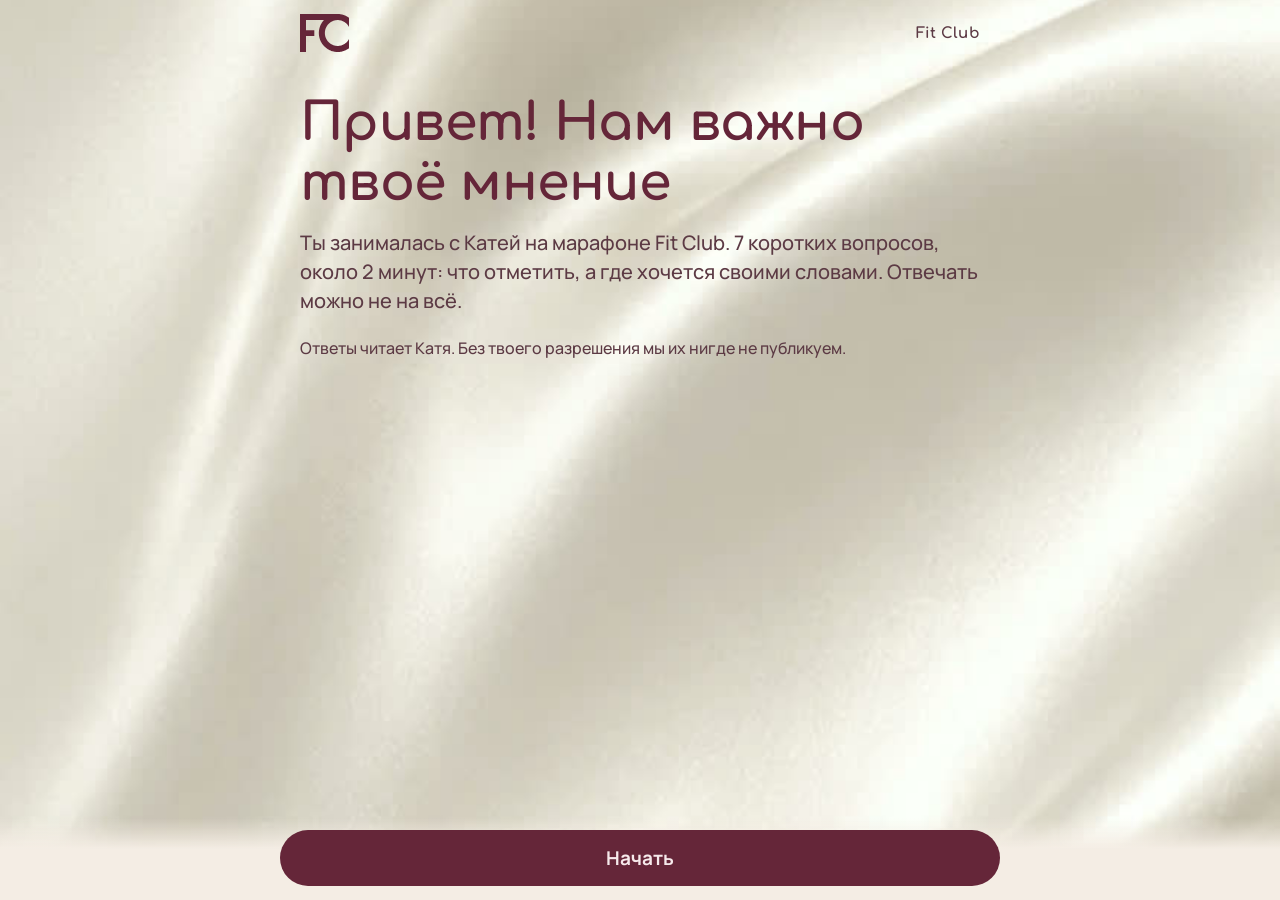
<file: opros/index.html>
<!doctype html>
<html lang="ru">
<head>
<meta charset="utf-8">
<meta name="viewport" content="width=device-width, initial-scale=1, viewport-fit=cover">
<title>Fit Club: короткий опрос</title>
<meta name="description" content="Опрос на 2 минуты: что понравилось в марафоне Fit Club и что можно сделать лучше.">
<meta name="robots" content="noindex">
<link rel="icon" href="../assets/img/favicon.svg" type="image/svg+xml">
<link rel="icon" href="../assets/img/favicon-fc-32.png" sizes="32x32">
<link rel="apple-touch-icon" href="../assets/img/favicon-fc-180.png">
<link rel="preconnect" href="https://fonts.googleapis.com">
<link rel="preconnect" href="https://fonts.gstatic.com" crossorigin>
<link rel="stylesheet" href="https://fonts.googleapis.com/css2?family=Comfortaa:wght@500;700&family=Manrope:wght@500;600;700;800&display=swap">
<style>
:root{
  --bg:#F4EDE4; --paper:#FBF7F1; --ash:#E9DCC9;
  --acc:#652639; --acc-2:#8E3D55; --on-acc:#F6E9EB; --acc-soft:rgba(101,38,57,.10);
  --ink:#2A0F18; --ink-2:#5C3A44; --line:rgba(101,38,57,.18);
  --gold:#D6B286; --dark-1:#4A1A29; --dark-2:#2A0F18;
  --f-disp:"Comfortaa","Manrope",system-ui,sans-serif; --f-text:"Manrope",system-ui,sans-serif;
  --ease:cubic-bezier(.2,.7,.2,1);
}
*{box-sizing:border-box;margin:0;padding:0;-webkit-tap-highlight-color:transparent}
html{background:var(--bg)}
body{min-height:100vh;min-height:100dvh;font:500 18px/1.45 var(--f-text);color:var(--ink);background:var(--bg) url(../assets/tex/silk_m.jpg) center/cover fixed;display:flex;flex-direction:column}
body::before{content:"";position:fixed;inset:0;background:rgba(244,237,228,.8);z-index:-1}
.top{display:flex;align-items:center;justify-content:space-between;padding:calc(14px + env(safe-area-inset-top)) 20px 6px;max-width:720px;width:100%;margin:0 auto}
.top img{height:38px;width:auto;display:block}
.top .t{font:700 15px var(--f-disp);color:var(--ink-2);letter-spacing:.02em}
.bar{max-width:720px;width:100%;margin:6px auto 0;padding:0 20px}
.bar i{display:block;height:5px;border-radius:5px;background:var(--line);overflow:hidden}
.bar b{display:block;height:100%;width:0;background:var(--acc);border-radius:5px;transition:width .5s var(--ease)}
.bar small{display:block;margin-top:8px;font-size:15px;color:var(--ink-2);min-height:20px}
main{flex:1;max-width:720px;width:100%;margin:0 auto;padding:18px 20px calc(110px + env(safe-area-inset-bottom));position:relative}
.step{display:none}
.step.on{display:block;animation:in .55s var(--ease) both}
@keyframes in{from{opacity:0;transform:translateY(18px)}to{opacity:1;transform:none}}
h1,h2{font-family:var(--f-disp);font-weight:700;color:var(--acc);letter-spacing:-.01em;line-height:1.15}
h1{font-size:clamp(34px,9vw,52px);margin:18px 0 14px}
h2{font-size:clamp(26px,6.6vw,36px);margin:10px 0 8px}
.lead{font-size:20px;color:var(--ink-2);margin-bottom:22px}
.hint{font-size:16px;color:var(--ink-2);margin-bottom:16px}
.opts{display:grid;gap:10px}
.opt{position:relative;display:flex;align-items:center;gap:14px;min-height:56px;padding:12px 16px;border:1.5px solid var(--line);border-radius:18px;background:var(--paper);cursor:pointer;transition:border-color .25s,background .25s,transform .25s var(--ease);user-select:none;font-size:18px}
.opt:active{transform:scale(.985)}
.opt input{position:absolute;opacity:0;pointer-events:none}
.opt .mk{flex:none;width:24px;height:24px;border:2px solid var(--acc-2);border-radius:7px;display:grid;place-items:center;transition:background .2s,border-color .2s}
.opt.r .mk{border-radius:50%}
.opt .mk::after{content:"";width:10px;height:6px;border:solid var(--on-acc);border-width:0 0 2.5px 2.5px;transform:rotate(-45deg) scale(0) translateY(-1px);transition:transform .2s var(--ease)}
.opt.r .mk::after{width:10px;height:10px;border:0;border-radius:50%;background:var(--on-acc);transform:scale(0)}
.opt:has(input:checked){border-color:var(--acc);background:var(--acc-soft)}
.opt:has(input:checked) .mk{background:var(--acc);border-color:var(--acc)}
.opt:has(input:checked) .mk::after{transform:rotate(-45deg) scale(1) translateY(-1px)}
.opt.r:has(input:checked) .mk::after{transform:scale(1)}
.opt:has(input:focus-visible){outline:3px solid var(--gold);outline-offset:2px}
.txt{display:none;margin-top:10px}
.txt.on{display:block;animation:in .4s var(--ease) both}
textarea,input[type=text]{width:100%;font:500 18px/1.4 var(--f-text);color:var(--ink);background:#fff;border:1.5px solid var(--line);border-radius:16px;padding:14px 16px;outline:none;resize:vertical;transition:border-color .25s,box-shadow .25s}
textarea{min-height:104px}
textarea:focus,input[type=text]:focus{border-color:var(--acc);box-shadow:0 0 0 4px var(--acc-soft)}
label.l{display:block;font-weight:700;margin:16px 0 8px;font-size:17px}
.consent{display:flex;gap:12px;align-items:flex-start;margin-top:20px;font-size:16px;color:var(--ink-2);cursor:pointer}
.consent input{flex:none;width:24px;height:24px;margin-top:1px;accent-color:var(--acc)}
.nav{position:fixed;left:0;right:0;bottom:0;z-index:5;padding:12px 20px calc(14px + env(safe-area-inset-bottom));background:linear-gradient(to top,var(--bg) 62%,rgba(244,237,228,0))}
.nav .in{max-width:720px;margin:0 auto;display:flex;gap:10px}
.btn{font:700 19px var(--f-text);min-height:56px;border-radius:999px;border:0;cursor:pointer;padding:0 28px;transition:transform .25s var(--ease),background .25s,opacity .25s;display:inline-flex;align-items:center;justify-content:center;gap:10px;text-decoration:none}
.btn:active{transform:scale(.97)}
.btn-p{background:var(--acc);color:var(--on-acc);flex:1}
.btn-p:hover{background:var(--acc-2)}
.btn-p[disabled]{opacity:.45;cursor:not-allowed}
.btn-g{background:transparent;color:var(--acc);border:1.5px solid var(--line)}
.btn-g:hover{background:var(--acc-soft)}
.btn-w{width:100%}
.err{color:#9B1C1C;font-size:16px;margin-top:12px;min-height:22px}
.done{text-align:center;padding-top:10px}
.done .mark{width:120px;margin:10px auto 6px;display:block}
.fall{background:var(--paper);border:1.5px solid var(--line);border-radius:22px;padding:18px;margin-top:20px;text-align:left}
.fall p{margin-bottom:12px;font-size:17px}
.fall .btn{margin-top:8px}
.hide,[hidden]{display:none!important}
@media (min-width:900px){body{font-size:19px}.opts{grid-template-columns:1fr 1fr}.opts .opt.wide{grid-column:1/-1}}
@media (prefers-reduced-motion:reduce){*{animation:none!important;transition:none!important}}
</style>
<!-- Yandex.Metrika counter (Вебвизор выключен) -->
<script type="text/javascript">
   (function(m,e,t,r,i,k,a){m[i]=m[i]||function(){(m[i].a=m[i].a||[]).push(arguments)};
   m[i].l=1*new Date();
   for (var j = 0; j < document.scripts.length; j++) {if (document.scripts[j].src === r) { return; }}
   k=e.createElement(t),a=e.getElementsByTagName(t)[0],k.async=1,k.src=r,a.parentNode.insertBefore(k,a)})
   (window, document, "script", "https://mc.yandex.ru/metrika/tag.js", "ym");
   ym(114457512, "init", {clickmap:true, trackLinks:true, accurateTrackBounce:true});
</script>
<noscript><div><img src="https://mc.yandex.ru/watch/114457512" style="position:absolute; left:-9999px;" alt="" /></div></noscript>
<!-- /Yandex.Metrika counter -->
</head>
<body>
<header class="top"><img src="mark-burg.svg" alt="Fit Club"><span class="t">Fit Club</span></header>
<div class="bar" id="bar" hidden><i><b id="barB"></b></i><small id="barT"></small></div>

<main id="app" aria-live="polite">
  <section class="step on" data-s="intro">
    <h1>Привет! Нам важно твоё мнение</h1>
    <p class="lead">Ты занималась с Катей на марафоне Fit Club. 7 коротких вопросов, около 2 минут: что отметить, а где хочется своими словами. Отвечать можно не на всё.</p>
    <p class="hint">Ответы читает Катя. Без твоего разрешения мы их нигде не публикуем.</p>
  </section>
  <div id="qs"></div>
  <section class="step" data-s="last">
    <h2>Последнее</h2>
    <p class="hint">Чтобы Катя знала, кто ответил, и могла написать про новый поток. Можно оставить пустым.</p>
    <label class="l" for="fName">Как тебя зовут?</label>
    <input type="text" id="fName" maxlength="80" autocomplete="given-name" placeholder="Имя">
    <label class="l" for="fCont">Где тебе написать? (ник в Telegram или ВК, телефон)</label>
    <input type="text" id="fCont" maxlength="120" autocomplete="off" placeholder="@ник или ссылка">
    <label class="consent"><input type="checkbox" id="fCons"><span>Согласна, что Катя прочитает мои ответы и данные для связи. Они нигде не публикуются без моего разрешения.</span></label>
    <input type="text" id="hp" class="hide" tabindex="-1" autocomplete="off" aria-hidden="true">
    <p class="err" id="err" role="alert"></p>
  </section>
  <section class="step" data-s="done">
    <div class="done">
      <img class="mark" src="mark-burg.svg" alt="">
      <h2 id="doneH">Спасибо!</h2>
      <p class="lead" id="doneP">Ответы у Кати. Мы читаем каждый.</p>
      <div class="fall hide" id="fall">
        <p id="fallP"></p>
        <a class="btn btn-p btn-w" id="fallTg" href="#" target="_blank" rel="noopener">Отправить Кате в Telegram</a>
        <button class="btn btn-g btn-w" id="fallCp" type="button">Скопировать ответы</button>
      </div>
    </div>
  </section>
</main>

<div class="nav" id="nav"><div class="in">
  <button class="btn btn-g" id="bBack" type="button" hidden aria-label="Назад">Назад</button>
  <button class="btn btn-p" id="bNext" type="button">Начать</button>
</div></div>

<script src="config.js"></script>
<script>
(function(){
'use strict';
var C = window.OPROS || {};
var Q = [
 {id:'q1',t:'В каком потоке (или потоках) ты занималась?',m:true,
  o:['1 поток','2 поток','3 поток','4 поток','5 поток','6 поток','Не помню'],other:'Другое'},
 {id:'q2',t:'Что тебе понравилось больше всего?',m:true,
  o:['Тренировки','Питание и расчёт КБЖУ','Поддержка Кати','Общий чат и другие девочки','Режим и дисциплина','Как я себя почувствовала'],other:'Другое',
  area:'Расскажи своими словами, что именно (по желанию)'},
 {id:'q3',t:'Что не понравилось или было неудобно?',m:true,
  o:['Всё устроило','Тренировки были тяжёлые','Тренировки были слишком лёгкие','Сложно соблюдать питание','Не хватало времени','Много сообщений в чате','Было непонятно, что и когда делать'],other:'Другое',
  area:'Что можно улучшить? (по желанию)'},
 {id:'q4',t:'Почему ты не пошла на следующий поток?',m:true,
  o:['Не было времени','Были другие траты','Долгий перерыв между потоками','Нагрузка','Питание','Тренировки','Не увидела новый набор'],other:'Другое'},
 {id:'q5',t:'Что сейчас мешает вернуться?',m:true,
  o:['Нет времени','Финансы','Нет уверенности, что получится','Здоровье или жизненная ситуация','Жду подходящего момента','Ничего не мешает'],other:'Другое'},
 {id:'q6',t:'Что должно быть, чтобы тебе захотелось вернуться?',m:true,
  o:['Чтобы потоки шли чаще, без долгих перерывов','Больше личной поддержки','Нагрузка по моему уровню','Питание проще','Напоминание о наборе заранее','Чтобы подруга пошла вместе'],other:'Другое',
  area:'Опиши своими словами (по желанию)'},
 {id:'q7',t:'Можно иногда писать тебе про новые потоки?',m:false,
  o:['Да, можно','Нет, не надо']}
];
var N = Q.length, ans = {}, cur = -1; /* -1 intro, 0..N-1 вопросы, N последний, N+1 готово */
var $ = function(s,r){return (r||document).querySelector(s)};
var qs = $('#qs');

Q.forEach(function(q,i){
  var s = document.createElement('section'); s.className='step'; s.dataset.s=i;
  var h='<h2>'+q.t+'</h2><p class="hint">'+(q.m?'Можно выбрать несколько':'Выбери один вариант')+'</p><div class="opts">';
  q.o.forEach(function(o,k){h+=opt(q,o,k,false)});
  if(q.other){h+=opt(q,q.other,'x',true)}
  h+='</div>';
  if(q.other){h+='<div class="txt" data-oth="'+q.id+'"><input type="text" maxlength="200" aria-label="Другое: напиши свой вариант" placeholder="Напиши свой вариант"></div>'}
  if(q.area){h+='<label class="l" for="a_'+q.id+'">'+q.area+'</label><textarea id="a_'+q.id+'" maxlength="1500" placeholder="Напиши, как удобно"></textarea>'}
  s.innerHTML=h; qs.appendChild(s);
});
function opt(q,o,k,oth){
  return '<label class="opt'+(q.m?'':' r')+'"><input type="'+(q.m?'checkbox':'radio')+'" name="'+q.id+'" value="'+(oth?'':esc(o))+'" '+(oth?'data-oth="1" ':'')+'><span class="mk"></span><span>'+esc(o)+'</span></label>';
}
function esc(s){return String(s).replace(/&/g,'&amp;').replace(/"/g,'&quot;').replace(/</g,'&lt;')}

qs.addEventListener('change',function(e){
  var t=e.target; if(!t.dataset.oth) return;
  var box=$('.txt[data-oth="'+t.name+'"]'); box.classList.toggle('on',t.checked);
  if(t.checked) $('input',box).focus({preventScroll:true});
});

function show(i){
  cur=i;
  document.querySelectorAll('.step').forEach(function(s){s.classList.remove('on')});
  var key = i<0?'intro':(i<N?String(i):(i===N?'last':'done'));
  var el=document.querySelector('.step[data-s="'+key+'"]'); el.classList.add('on');
  var bar=$('#bar'); bar.hidden = (i<0||i>N);
  var pct = i<0?0:Math.min(100,Math.round((i+1)/(N+1)*100));
  $('#barB').style.width=pct+'%';
  $('#barT').textContent = (i>=0&&i<=N)?(i<N?('Вопрос '+(i+1)+' из '+N):'Последний шаг'):'';
  $('#bBack').hidden = !(i>=0&&i<=N);
  var nx=$('#bNext'); nx.hidden = i>N;
  nx.textContent = i<0?'Начать':(i<N?'Дальше':'Отправить');
  $('#nav').classList.toggle('hide', i>N);
  window.scrollTo({top:0,behavior:'smooth'});
}

function collect(){
  var out={};
  Q.forEach(function(q){
    var sel=[],other='',s;
    s=document.querySelector('.step[data-s="'+(Number(q.id.slice(1))-1)+'"]');
    s.querySelectorAll('input[name="'+q.id+'"]').forEach(function(inp){
      if(!inp.checked) return;
      if(inp.dataset.oth){other=($('.txt[data-oth="'+q.id+'"] input',s).value||'').trim()}
      else sel.push(inp.value);
    });
    var area=''; if(q.area){area=($('#a_'+q.id).value||'').trim()}
    out[q.id]={sel:sel,other:other,text:area};
  });
  return out;
}
function hasAny(a){return Object.keys(a).some(function(k){var v=a[k];return v.sel.length||v.other||v.text})}

function plain(a,name,cont){
  var L=['Ответы на опрос Fit Club'];
  Q.forEach(function(q,i){
    var v=a[q.id],p=v.sel.slice(); if(v.other)p.push('другое: '+v.other);
    var line=(i+1)+'. '+q.t+' '+(p.join('; ')||'-'); if(v.text)line+=' | '+v.text; L.push(line);
  });
  L.push('Имя: '+(name||'-')); L.push('Связь: '+(cont||'-'));
  return L.join('\n');
}

var sending=false;
function submit(){
  var err=$('#err'); err.textContent='';
  var a=collect(), name=($('#fName').value||'').trim(), cont=($('#fCont').value||'').trim();
  if(!hasAny(a)){err.textContent='Отметь или напиши хотя бы один ответ, вернись назад.';return}
  if(!$('#fCons').checked){err.textContent='Поставь галочку согласия, без неё отправить нельзя.';return}
  if($('#hp').value) {finish(true,a,name,cont);return} /* бот: молча делаем вид */
  if(sending) return; sending=true;
  var nx=$('#bNext'); nx.disabled=true; nx.textContent='Отправляю…';
  var text=plain(a,name,cont);
  if(!C.ENDPOINT){sending=false;finish(false,a,name,cont,text);return}
  var body=JSON.stringify({v:1,ts:new Date().toISOString(),answers:a,name:name,contact:cont,consent:true,text:text});
  var ctl=('AbortController' in window)?new AbortController():null; var tm=setTimeout(function(){ctl&&ctl.abort()},12000);
  fetch(C.ENDPOINT,{method:'POST',mode:'no-cors',headers:{'Content-Type':'text/plain;charset=utf-8'},body:body,signal:ctl?ctl.signal:undefined})
   .then(function(){clearTimeout(tm);sending=false;finish(true,a,name,cont,text)})
   .catch(function(){clearTimeout(tm);sending=false;finish(false,a,name,cont,text)});
}
function finish(ok,a,name,cont,text){
  show(N+1);
  if(ok){return}
  $('#doneH').textContent='Почти готово';
  $('#doneP').textContent='';
  $('#fall').classList.remove('hide');
  $('#fallP').textContent='Ответы не ушли автоматически. Нажми кнопку ниже: откроется чат с Катей, ответы уже вставлены, останется нажать «отправить». Если текст не появился, скопируй ответы и вставь сам.';
  var tg=(C.TG_KATYA||'https://t.me/catherina2442')+'?text='+encodeURIComponent(text.length>1500?text.slice(0,1500)+'…':text);
  $('#fallTg').href=tg;
  $('#fallTg').onclick=function(){copy(text)};
  $('#fallCp').onclick=function(){copy(text,true)};
}
function copy(t,say){
  function ok(){if(say){$('#fallCp').textContent='Скопировано'}}
  try{if(navigator.clipboard&&window.isSecureContext){navigator.clipboard.writeText(t).then(ok,old);return}}catch(e){}
  old();
  function old(){var x=document.createElement('textarea');x.value=t;x.style.cssText='position:fixed;opacity:0';document.body.appendChild(x);x.select();try{document.execCommand('copy');ok()}catch(e){}document.body.removeChild(x)}
}

$('#bNext').addEventListener('click',function(){
  if(cur<N) show(cur+1); else submit();
});
$('#bBack').addEventListener('click',function(){ if(cur>=0) show(cur-1) });
var qp=new URLSearchParams(location.search).get('s');show(qp!==null&&!isNaN(+qp)?Math.max(-1,Math.min(N+1,+qp)):-1);
/* для тестов */
window.__opros={collect:collect,plain:plain};
})();
</script>
</body>
</html>
</file>
